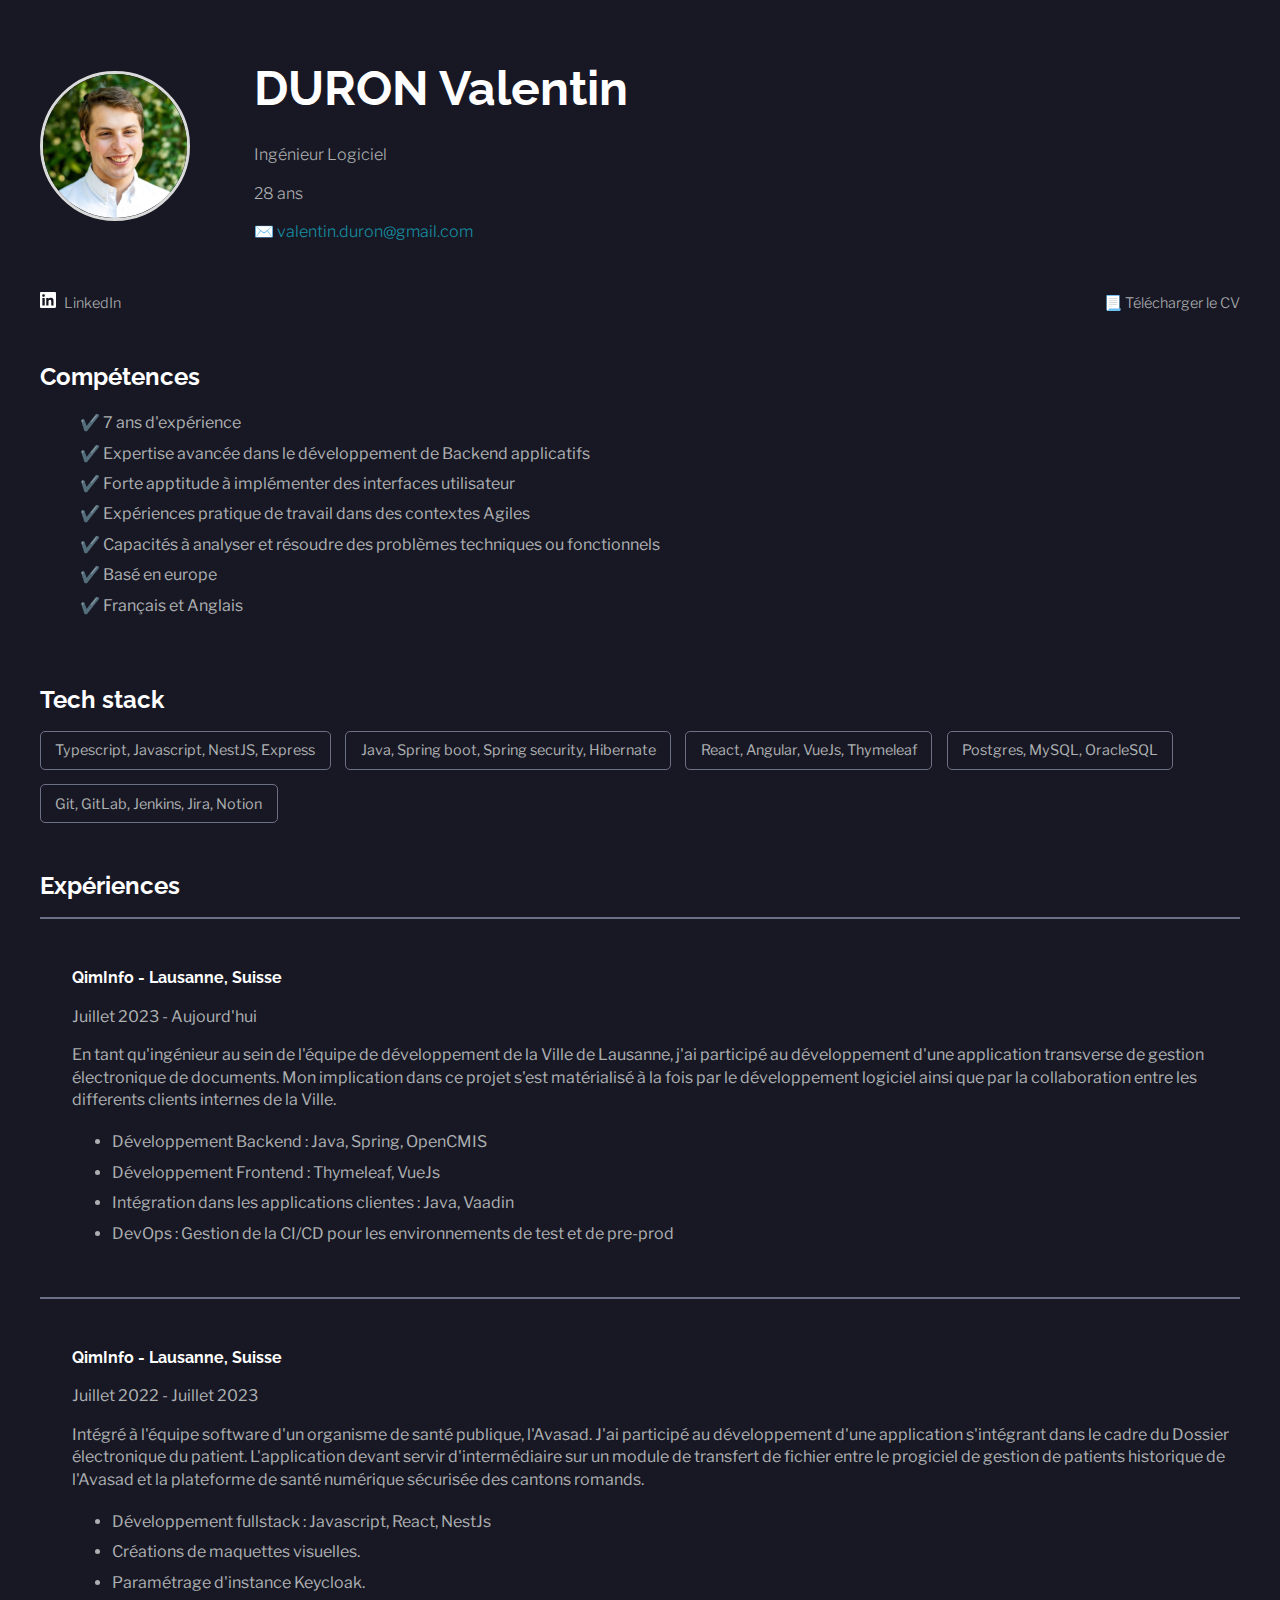
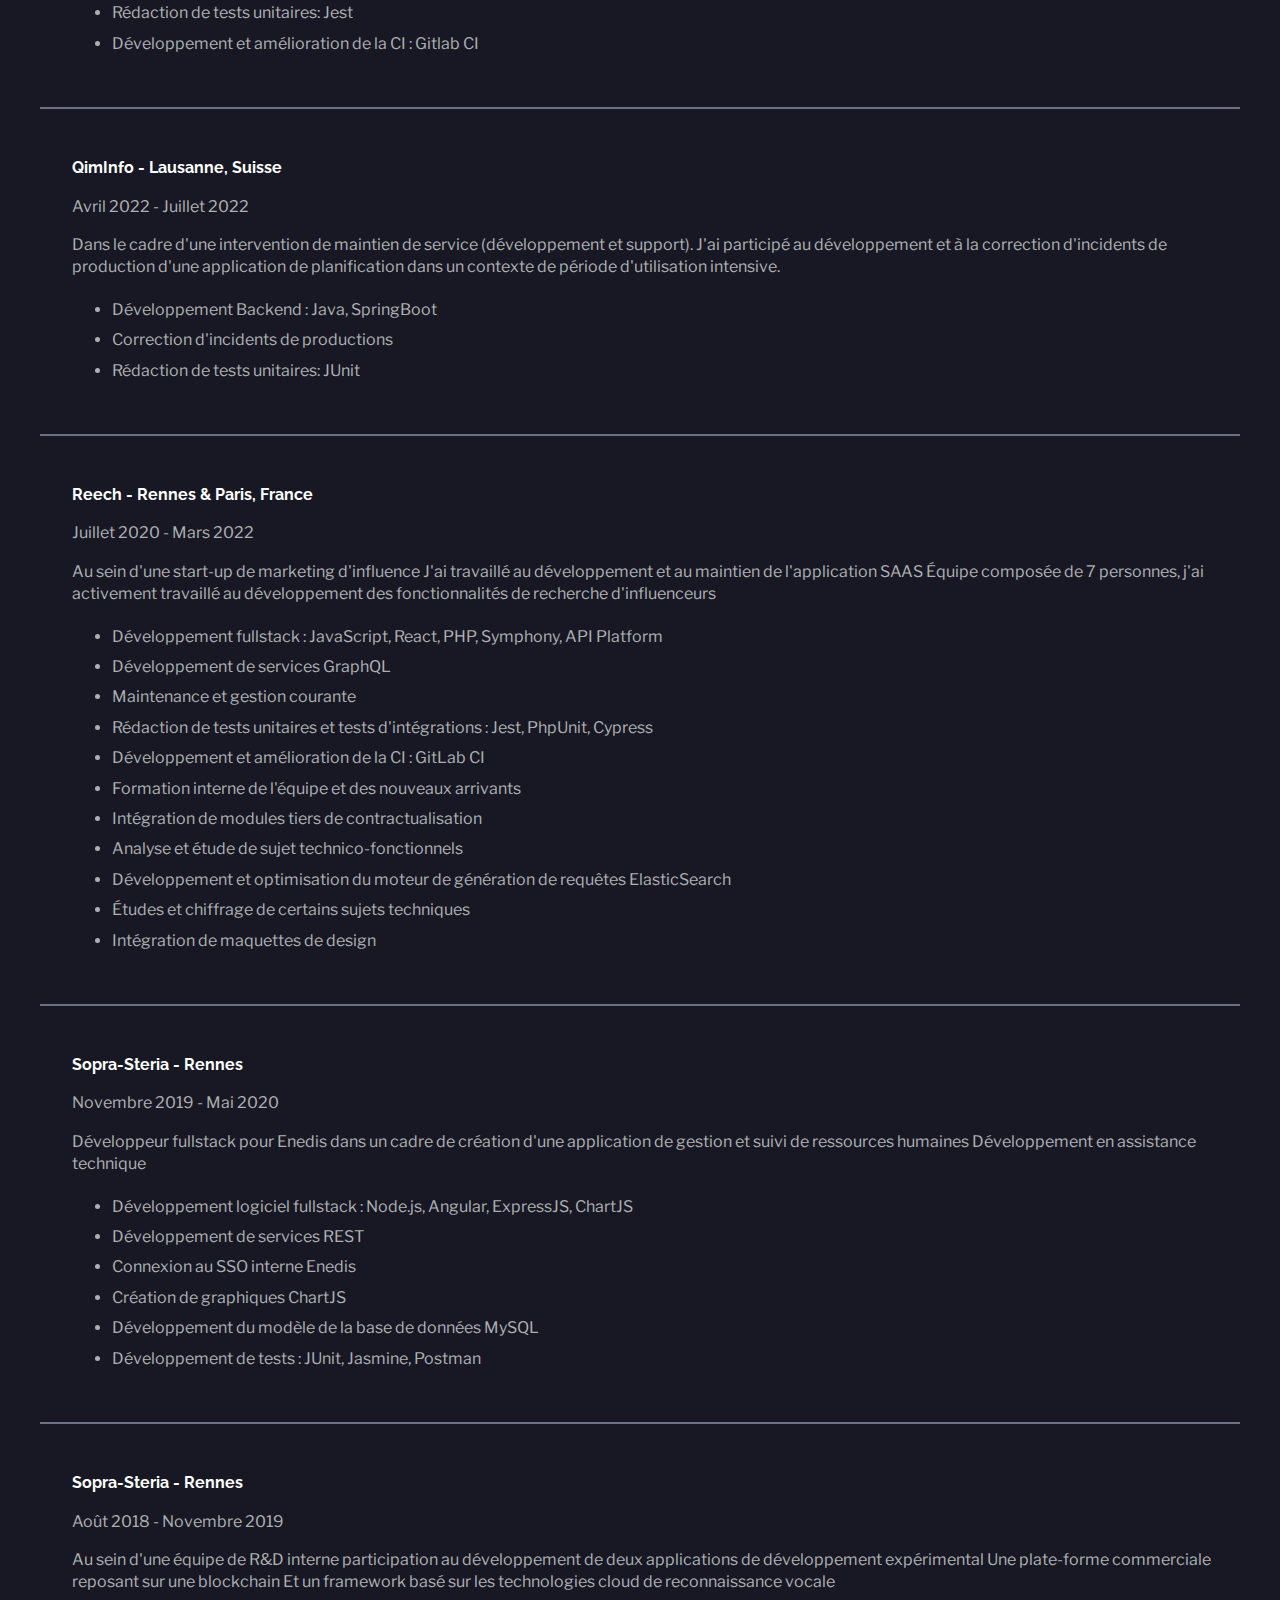
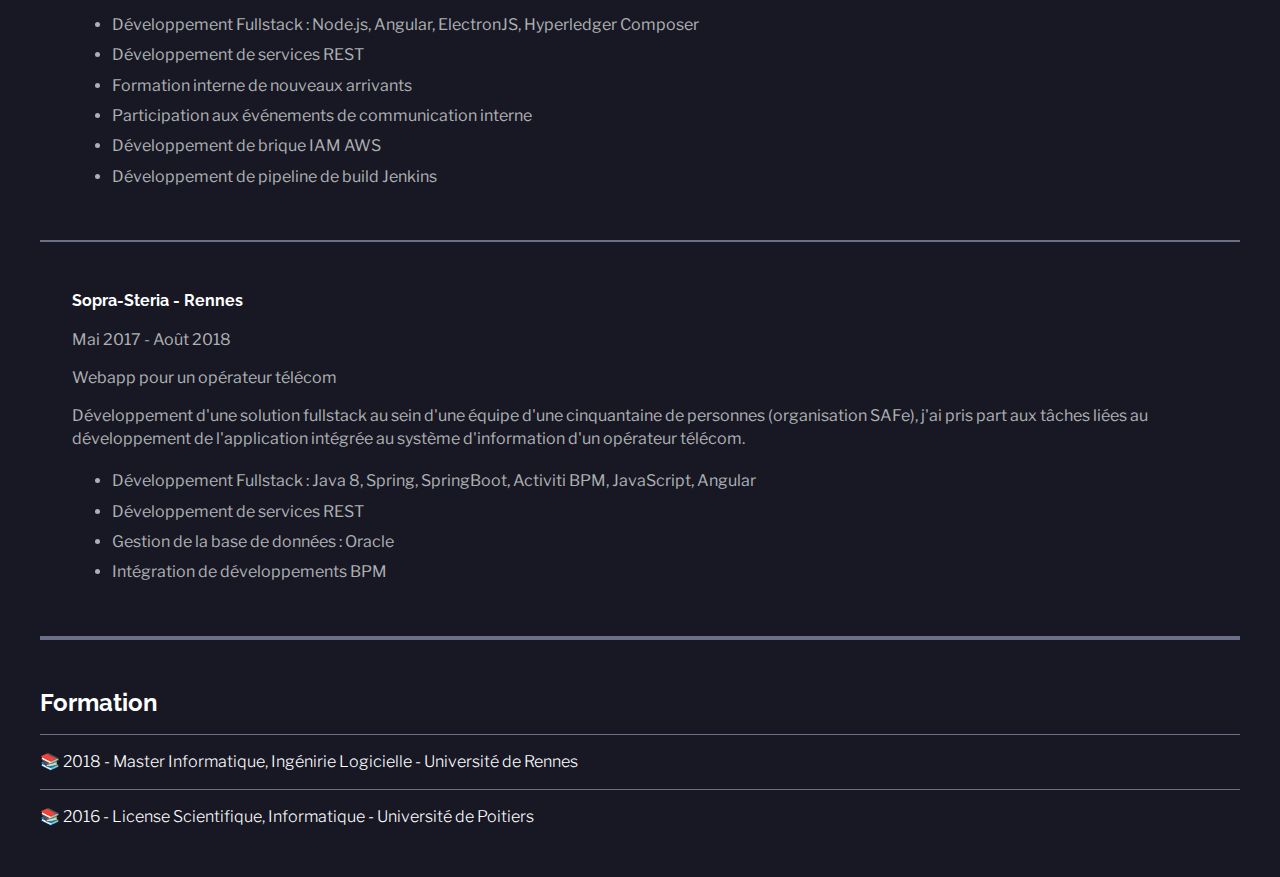
<file: index.html>
<!DOCTYPE html>
<html>
  <head>
    <meta charset="utf-8" />
    <meta http-equiv="X-UA-Compatible" content="IE=edge" />
    <meta name="description" content="" />
    <meta name="viewport" content="width=device-width, initial-scale=1" />
    <title>Valentin Duron</title>
    <link
      rel="icon"
      type="image/png"
      sizes="32x32"
      href="./assets/favicon-32x32.png"
    />
    <link rel="stylesheet" href="./styles/main.css" />
  </head>
  <body>
    <div id="container--main">
      <section id="wrapper--intro" class="section--page">
        <img id="profile-pic" src="./assets/profile.jpg" />
        <div>
          <h1 id="user-name">DURON Valentin</h1>
          <p id="bio">Ingénieur Logiciel</p>
          <p id="bio">28 ans</p>
          <p id="email">
            <a href="mailto:valentin.duron@gmail.com"
              >✉️ valentin.duron@gmail.com</a
            >
          </p>
        </div>
      </section>

      <section class="section--page">
        <div id="socials--list">
          <a href="https://www.linkedin.com/in/valentin-duron/" target="_blank">
            <img id="li-logo" src="./assets/li-logo.png" alt="LinkedIn" />
            LinkedIn</a
          >
          <a href="./assets/vduronCV.pdf" target="_blank"
            >📃 Télécharger le CV</a
          >
        </div>
      </section>

      <section class="section--page">
        <h2>Compétences</h2>
        <ul id="qualifications--list">
          <li>✔️ 7 ans d'expérience</li>
          <li>
            ✔️ Expertise avancée dans le développement de Backend applicatifs
          </li>
          <li>✔️ Forte apptitude à implémenter des interfaces utilisateur</li>
          <li>✔️ Expériences pratique de travail dans des contextes Agiles</li>
          <li>
            ✔️ Capacités à analyser et résoudre des problèmes techniques ou
            fonctionnels
          </li>
          <li>✔️ Basé en europe</li>
          <li>✔️ Français et Anglais</li>
        </ul>
      </section>

      <section id="print-page-1-end" class="section--page">
        <h2>Tech stack</h2>

        <div id="wrapper--techstack__items">
          <div class="card--techstack">
            <span>Typescript, Javascript, NestJS, Express</span>
          </div>
          <div class="card--techstack">
            <span>Java, Spring boot, Spring security, Hibernate</span>
          </div>
          <div class="card--techstack">
            <span>React, Angular, VueJs, Thymeleaf</span>
          </div>
          <div class="card--techstack">
            <span>Postgres, MySQL, OracleSQL</span>
          </div>
          <div class="card--techstack">
            <span>Git, GitLab, Jenkins, Jira, Notion</span>
          </div>
        </div>
      </section>

      <section id="work-history-wrapper" class="section--page">
        <h2>Expériences</h2>

        <div class="line-break"></div>
        <div class="card--work-history">
          <strong>QimInfo - Lausanne, Suisse</strong>
          <p>Juillet 2023 - Aujourd'hui</p>
          <p>
            En tant qu'ingénieur au sein de l'équipe de développement de la
            Ville de Lausanne, j'ai participé au développement d'une application
            transverse de gestion électronique de documents. Mon implication
            dans ce projet s'est matérialisé à la fois par le développement
            logiciel ainsi que par la collaboration entre les differents clients
            internes de la Ville.
          </p>
          <ul>
            <li>Développement Backend : Java, Spring, OpenCMIS</li>
            <li>Développement Frontend : Thymeleaf, VueJs</li>
            <li>Intégration dans les applications clientes : Java, Vaadin</li>
            <li>
              DevOps : Gestion de la CI/CD pour les environnements de test et de
              pre-prod
            </li>
          </ul>
        </div>

        <div class="line-break"></div>
        <div id="print-page-2-end" class="card--work-history">
          <strong>QimInfo - Lausanne, Suisse</strong>
          <p>Juillet 2022 - Juillet 2023</p>
          <p>
            Intégré à l'équipe software d'un organisme de santé publique,
            l'Avasad. J'ai participé au développement d'une application
            s'intégrant dans le cadre du Dossier électronique du patient.
            L'application devant servir d'intermédiaire sur un module de
            transfert de fichier entre le progiciel de gestion de patients
            historique de l'Avasad et la plateforme de santé numérique sécurisée
            des cantons romands.
          </p>
          <ul>
            <li>Développement fullstack : Javascript, React, NestJs</li>
            <li>Créations de maquettes visuelles.</li>
            <li>Paramétrage d'instance Keycloak.</li>
            <li>Rédaction de tests unitaires: Jest</li>
            <li>Développement et amélioration de la CI : Gitlab CI</li>
          </ul>
        </div>

        <div class="line-break"></div>
        <div id="print-page-3-start" class="card--work-history">
          <strong>QimInfo - Lausanne, Suisse</strong>
          <p>Avril 2022 - Juillet 2022</p>
          <p>
            Dans le cadre d'une intervention de maintien de service
            (développement et support). J'ai participé au développement et à la
            correction d'incidents de production d'une application de
            planification dans un contexte de période d'utilisation intensive.
          </p>
          <ul>
            <li>Développement Backend : Java, SpringBoot</li>
            <li>Correction d'incidents de productions</li>
            <li>Rédaction de tests unitaires: JUnit</li>
          </ul>
        </div>
        <div class="line-break"></div>

        <div id="print-page-3-end" class="card--work-history">
          <strong>Reech - Rennes & Paris, France</strong>
          <p>Juillet 2020 - Mars 2022</p>
          <p>
            Au sein d'une start-up de marketing d'influence J'ai travaillé au
            développement et au maintien de l'application SAAS Équipe composée
            de 7 personnes, j'ai activement travaillé au développement des
            fonctionnalités de recherche d'influenceurs
          </p>
          <ul>
            <li>
              Développement fullstack : JavaScript, React, PHP, Symphony, API
              Platform
            </li>
            <li>Développement de services GraphQL</li>
            <li>Maintenance et gestion courante</li>
            <li>
              Rédaction de tests unitaires et tests d'intégrations : Jest,
              PhpUnit, Cypress
            </li>
            <li>Développement et amélioration de la CI : GitLab CI</li>
            <li>Formation interne de l'équipe et des nouveaux arrivants</li>
            <li>Intégration de modules tiers de contractualisation</li>
            <li>Analyse et étude de sujet technico-fonctionnels</li>
            <li>
              Développement et optimisation du moteur de génération de requêtes
              ElasticSearch
            </li>
            <li>Études et chiffrage de certains sujets techniques</li>
            <li>Intégration de maquettes de design</li>
          </ul>
        </div>

        <div class="line-break"></div>

        <div id="print-page-4-start" class="card--work-history">
          <strong>Sopra-Steria - Rennes</strong>
          <p>Novembre 2019 - Mai 2020</p>
          <p>
            Développeur fullstack pour Enedis dans un cadre de création d'une
            application de gestion et suivi de ressources humaines Développement
            en assistance technique
          </p>
          <ul>
            <li>
              Développement logiciel fullstack : Node.js, Angular, ExpressJS,
              ChartJS
            </li>
            <li>Développement de services REST</li>
            <li>Connexion au SSO interne Enedis</li>
            <li>Création de graphiques ChartJS</li>
            <li>Développement du modèle de la base de données MySQL</li>
            <li>Développement de tests : JUnit, Jasmine, Postman</li>
          </ul>
        </div>

        <div class="line-break"></div>

        <div id="print-page-4-end" class="card--work-history">
          <strong>Sopra-Steria - Rennes</strong>
          <p>Août 2018 - Novembre 2019</p>
          <p>
            Au sein d'une équipe de R&D interne participation au développement
            de deux applications de développement expérimental Une plate-forme
            commerciale reposant sur une blockchain Et un framework basé sur les
            technologies cloud de reconnaissance vocale
          </p>
          <ul>
            <li>
              Développement Fullstack : Node.js, Angular, ElectronJS,
              Hyperledger Composer
            </li>
            <li>Développement de services REST</li>
            <li>Formation interne de nouveaux arrivants</li>
            <li>Participation aux événements de communication interne</li>
            <li>Développement de brique IAM AWS</li>
            <li>Développement de pipeline de build Jenkins</li>
          </ul>
        </div>

        <div class="line-break"></div>

        <div id="print-page-5-start" class="card--work-history">
          <strong>Sopra-Steria - Rennes</strong>
          <p>Mai 2017 - Août 2018</p>
          <p>Webapp pour un opérateur télécom</p>
          <p>
            Développement d'une solution fullstack au sein d'une équipe d'une
            cinquantaine de personnes (organisation SAFe), j'ai pris part aux
            tâches liées au développement de l'application intégrée au système
            d'information d'un opérateur télécom.
          </p>
          <ul>
            <li>
              Développement Fullstack : Java 8, Spring, SpringBoot, Activiti
              BPM, JavaScript, Angular
            </li>
            <li>Développement de services REST</li>
            <li>Gestion de la base de données : Oracle</li>
            <li>Intégration de développements BPM</li>
          </ul>
        </div>

        <div class="line-break"></div>

        <div class="line-break"></div>
      </section>

      <section class="section--page">
        <h2>Formation</h2>

        <div class="card--project">
          <a
            ><span>📚 </span>2018 - Master Informatique, Ingénirie Logicielle -
            Université de Rennes
          </a>
        </div>

        <div class="card--project">
          <a
            ><span>📚 </span>2016 - License Scientifique, Informatique -
            Université de Poitiers
          </a>
        </div>
      </section>
    </div>
  </body>
</html>
</file>
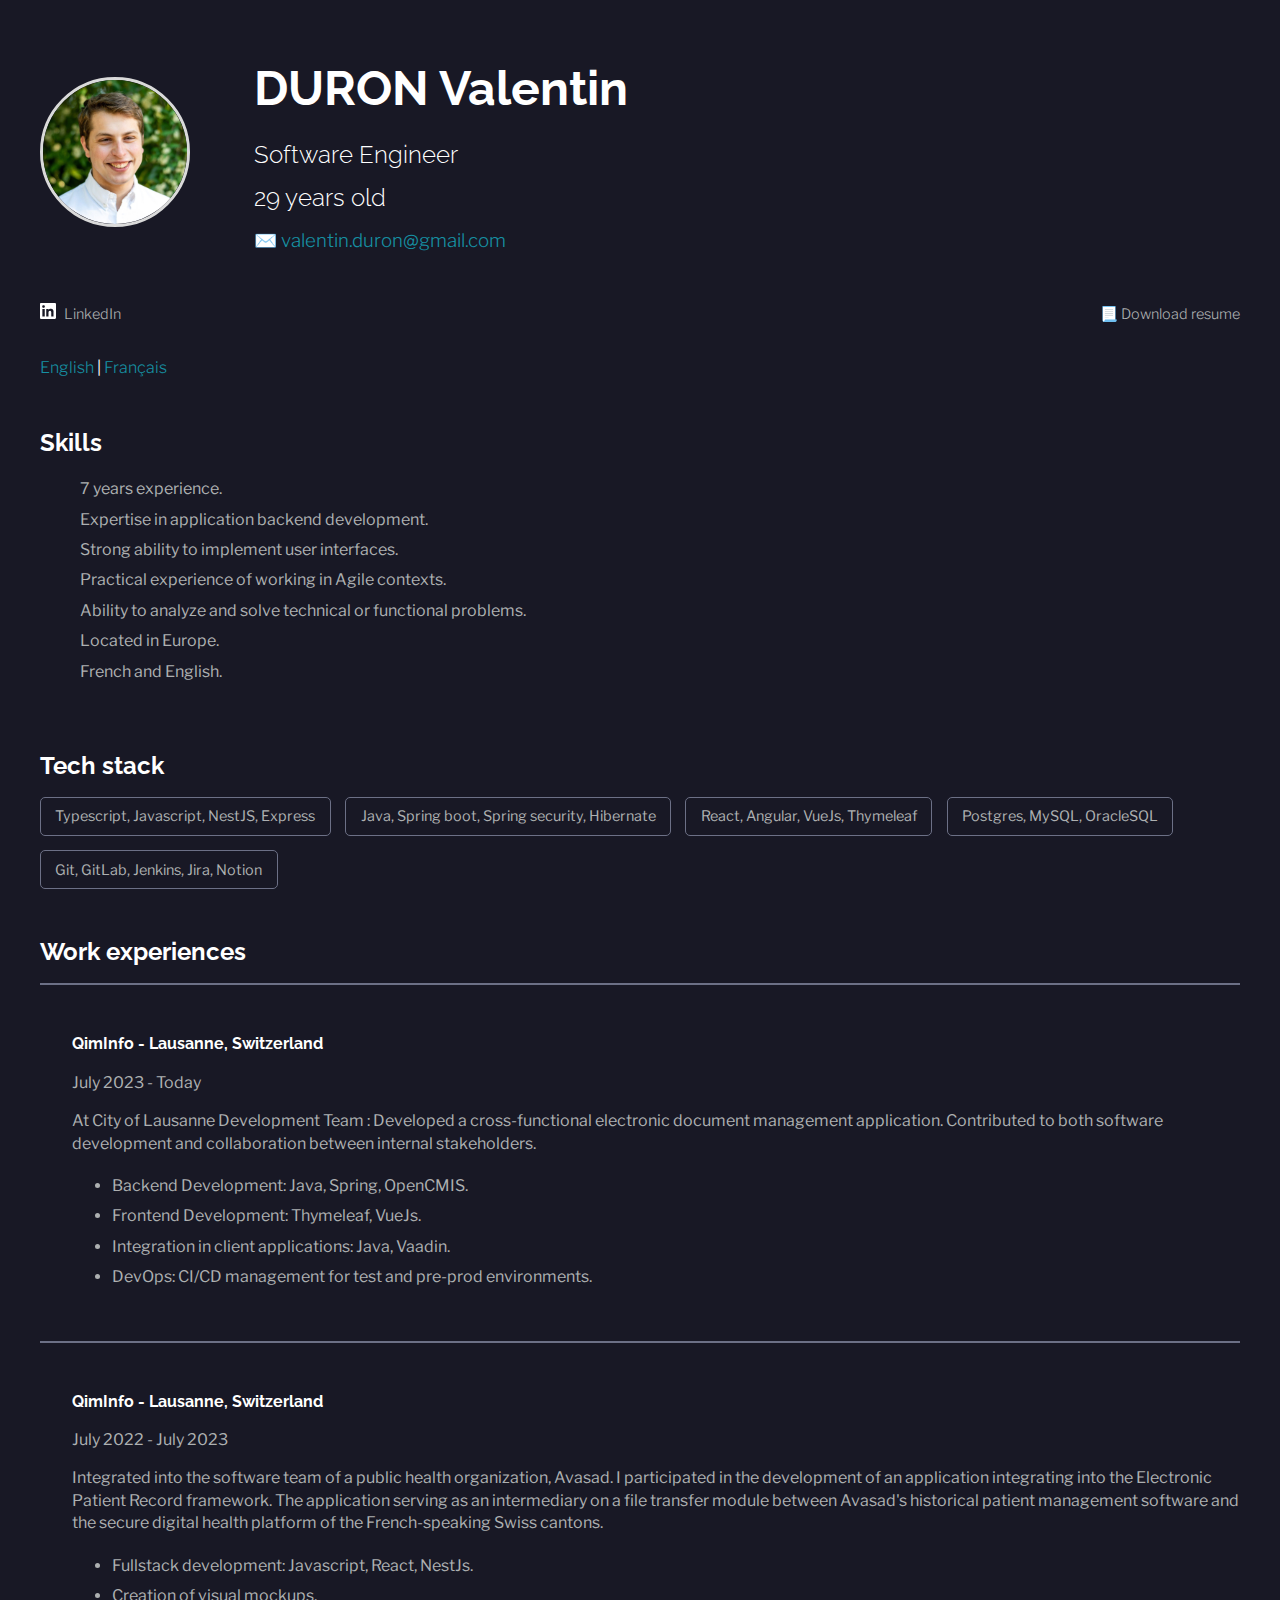
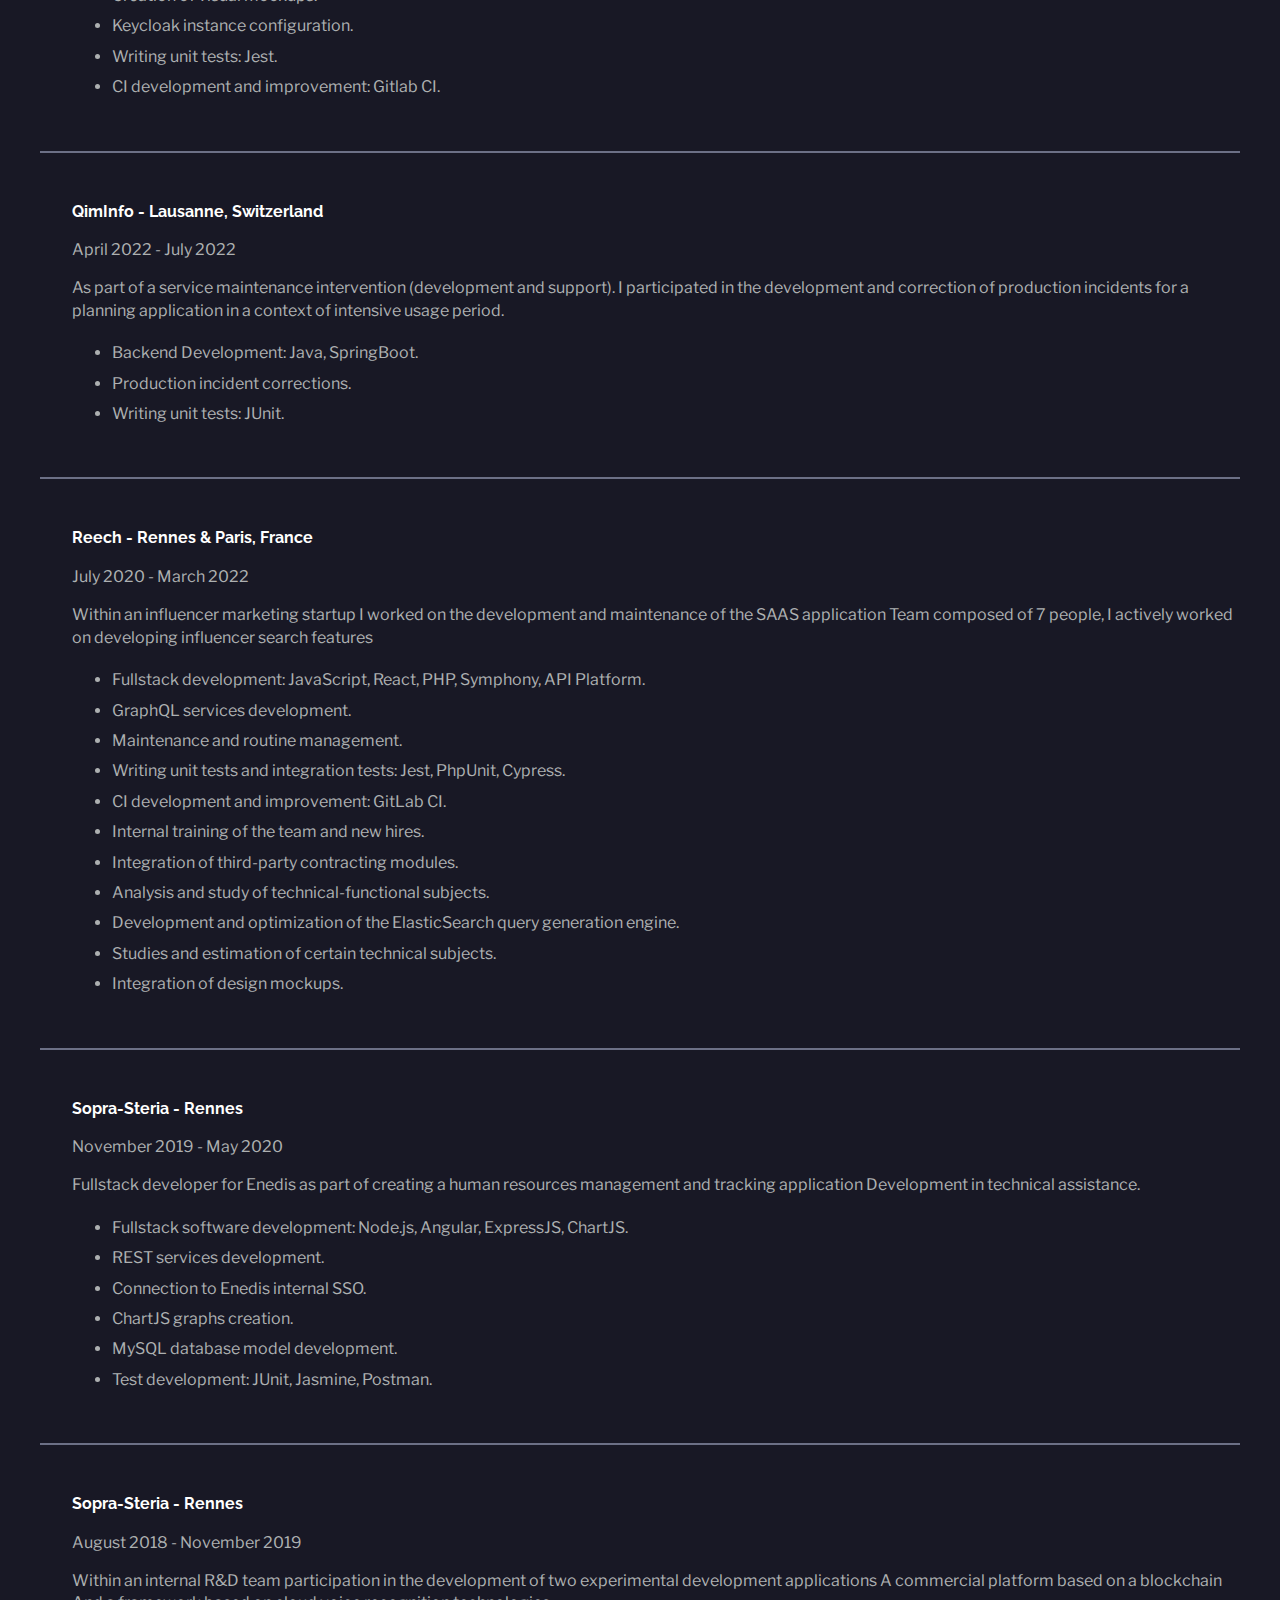
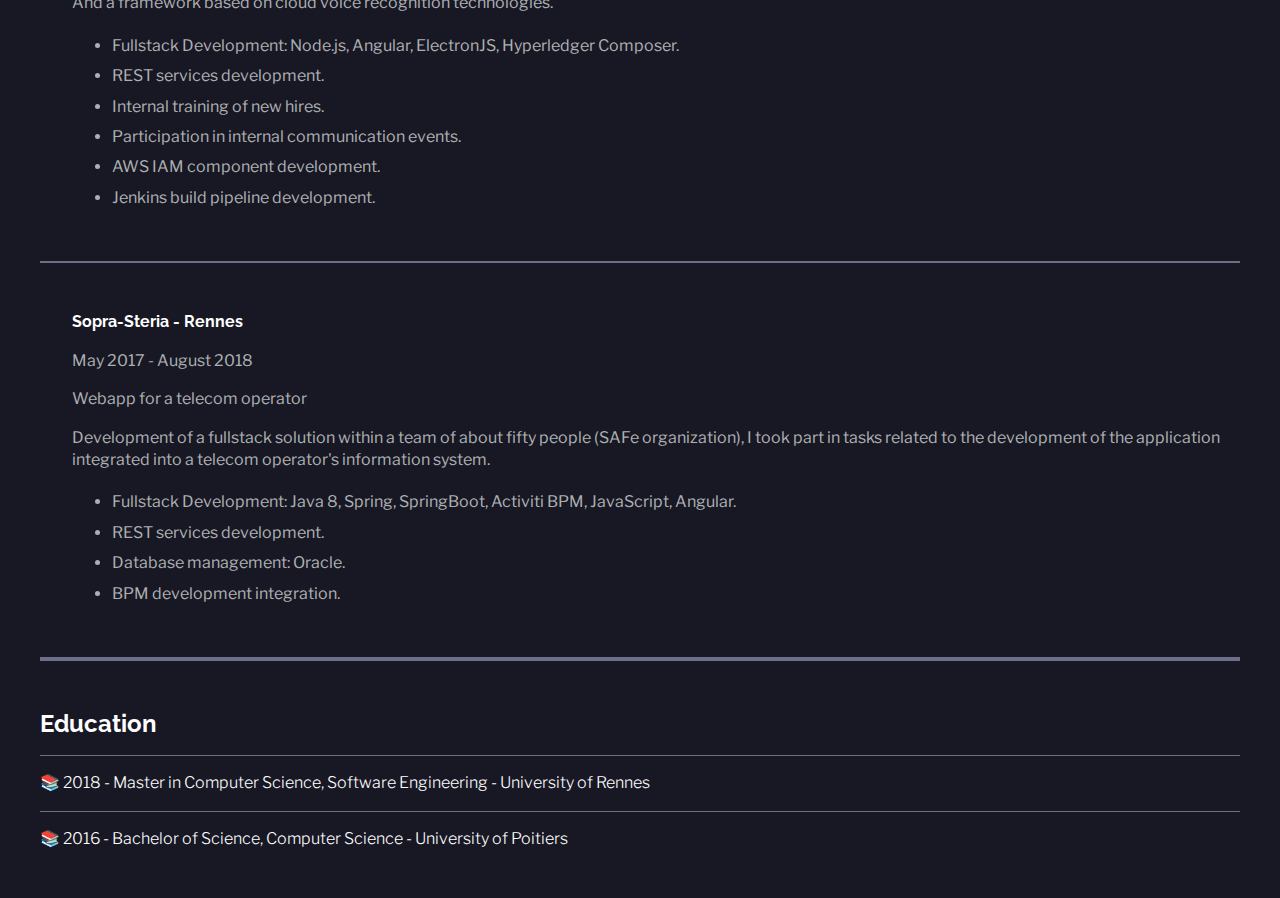
<file: en/index.html>
<!DOCTYPE html>
<html>
  <head>
    <meta charset="utf-8" />
    <meta http-equiv="X-UA-Compatible" content="IE=edge" />
    <meta name="description" content="" />
    <meta name="viewport" content="width=device-width, initial-scale=1" />
    <title>Valentin Duron</title>
    <link
      rel="icon"
      type="image/png"
      sizes="32x32"
      href="../assets/favicon-32x32.png"
    />
    <link rel="stylesheet" href="../styles/main.css" />
    <link rel="stylesheet" href="../styles/fr.css" />
  </head>
  <body>
    <div id="container--main">
      <section id="wrapper--intro" class="section--page">
        <img id="profile-pic" src="../assets/profile.jpg" />
        <div>
          <h1 id="user-name">DURON Valentin</h1>
          <h2 id="bio">Software Engineer</h2>
          <h2 id="bio">29 years old</h2>
          <h3 id="email">
            <a href="mailto:valentin.duron@gmail.com"
              >✉️ valentin.duron@gmail.com</a
            >
          </h3>
        </div>
      </section>

      <section class="section--page">
        <div id="socials--list">
          <a href="https://www.linkedin.com/in/valentin-duron/" target="_blank">
            <img id="li-logo" src="../assets/li-logo.png" alt="LinkedIn" />
            LinkedIn</a
          >
          <a href="../assets/vduronCV_EN.pdf" target="_blank"
            >📃 Download resume</a
          >
        </div>
      </section>

      <section class="section--page">
        <div id="languages--list">
          <a id="languages--selected" href="../en/">English</a> |
          <a href="../fr/">Français</a>
        </div>
      </section>

      <section class="section--page">
        <h2>Skills</h2>
        <ul id="qualifications--list">
          <li>7 years experience.</li>
          <li>Expertise in application backend development.</li>
          <li>Strong ability to implement user interfaces.</li>
          <li>Practical experience of working in Agile contexts.</li>
          <li>
            Ability to analyze and solve technical or functional problems.
          </li>
          <li>Located in Europe.</li>
          <li>French and English.</li>
        </ul>
      </section>

      <section id="print-page-1-end" class="section--page">
        <h2>Tech stack</h2>

        <div id="wrapper--techstack__items">
          <div class="card--techstack">
            <span>Typescript, Javascript, NestJS, Express</span>
          </div>
          <div class="card--techstack">
            <span>Java, Spring boot, Spring security, Hibernate</span>
          </div>
          <div class="card--techstack">
            <span>React, Angular, VueJs, Thymeleaf</span>
          </div>
          <div class="card--techstack">
            <span>Postgres, MySQL, OracleSQL</span>
          </div>
          <div class="card--techstack">
            <span>Git, GitLab, Jenkins, Jira, Notion</span>
          </div>
        </div>
      </section>

      <section id="work-history-wrapper" class="section--page">
        <h2>Work experiences</h2>

        <div class="line-break"></div>
        <div class="card--work-history">
          <strong>QimInfo - Lausanne, Switzerland</strong>
          <p>July 2023 - Today</p>
          <p>
            At City of Lausanne Development Team : Developed a cross-functional
            electronic document management application. Contributed to both
            software development and collaboration between internal
            stakeholders.
          </p>
          <ul>
            <li>Backend Development: Java, Spring, OpenCMIS.</li>
            <li>Frontend Development: Thymeleaf, VueJs.</li>
            <li>Integration in client applications: Java, Vaadin.</li>
            <li>
              DevOps: CI/CD management for test and pre-prod environments.
            </li>
          </ul>
        </div>

        <div class="line-break"></div>
        <div id="print-page-2-end" class="card--work-history">
          <strong>QimInfo - Lausanne, Switzerland</strong>
          <p>July 2022 - July 2023</p>
          <p>
            Integrated into the software team of a public health organization,
            Avasad. I participated in the development of an application
            integrating into the Electronic Patient Record framework. The
            application serving as an intermediary on a file transfer module
            between Avasad's historical patient management software and the
            secure digital health platform of the French-speaking Swiss cantons.
          </p>
          <ul>
            <li>Fullstack development: Javascript, React, NestJs.</li>
            <li>Creation of visual mockups.</li>
            <li>Keycloak instance configuration.</li>
            <li>Writing unit tests: Jest.</li>
            <li>CI development and improvement: Gitlab CI.</li>
          </ul>
        </div>

        <div class="line-break"></div>
        <div id="print-page-3-start" class="card--work-history">
          <strong>QimInfo - Lausanne, Switzerland</strong>
          <p>April 2022 - July 2022</p>
          <p>
            As part of a service maintenance intervention (development and
            support). I participated in the development and correction of
            production incidents for a planning application in a context of
            intensive usage period.
          </p>
          <ul>
            <li>Backend Development: Java, SpringBoot.</li>
            <li>Production incident corrections.</li>
            <li>Writing unit tests: JUnit.</li>
          </ul>
        </div>
        <div class="line-break"></div>

        <div id="print-page-3-end" class="card--work-history">
          <strong>Reech - Rennes & Paris, France</strong>
          <p>July 2020 - March 2022</p>
          <p>
            Within an influencer marketing startup I worked on the development
            and maintenance of the SAAS application Team composed of 7 people, I
            actively worked on developing influencer search features
          </p>
          <ul>
            <li>
              Fullstack development: JavaScript, React, PHP, Symphony, API
              Platform.
            </li>
            <li>GraphQL services development.</li>
            <li>Maintenance and routine management.</li>
            <li>
              Writing unit tests and integration tests: Jest, PhpUnit, Cypress.
            </li>
            <li>CI development and improvement: GitLab CI.</li>
            <li>Internal training of the team and new hires.</li>
            <li>Integration of third-party contracting modules.</li>
            <li>Analysis and study of technical-functional subjects.</li>
            <li>
              Development and optimization of the ElasticSearch query generation
              engine.
            </li>
            <li>Studies and estimation of certain technical subjects.</li>
            <li>Integration of design mockups.</li>
          </ul>
        </div>

        <div class="line-break"></div>

        <div id="print-page-4-start" class="card--work-history">
          <strong>Sopra-Steria - Rennes</strong>
          <p>November 2019 - May 2020</p>
          <p>
            Fullstack developer for Enedis as part of creating a human resources
            management and tracking application Development in technical
            assistance.
          </p>
          <ul>
            <li>
              Fullstack software development: Node.js, Angular, ExpressJS,
              ChartJS.
            </li>
            <li>REST services development.</li>
            <li>Connection to Enedis internal SSO.</li>
            <li>ChartJS graphs creation.</li>
            <li>MySQL database model development.</li>
            <li>Test development: JUnit, Jasmine, Postman.</li>
          </ul>
        </div>

        <div class="line-break"></div>

        <div id="print-page-4-end" class="card--work-history">
          <strong>Sopra-Steria - Rennes</strong>
          <p>August 2018 - November 2019</p>
          <p>
            Within an internal R&D team participation in the development of two
            experimental development applications A commercial platform based on
            a blockchain And a framework based on cloud voice recognition
            technologies.
          </p>
          <ul>
            <li>
              Fullstack Development: Node.js, Angular, ElectronJS, Hyperledger
              Composer.
            </li>
            <li>REST services development.</li>
            <li>Internal training of new hires.</li>
            <li>Participation in internal communication events.</li>
            <li>AWS IAM component development.</li>
            <li>Jenkins build pipeline development.</li>
          </ul>
        </div>

        <div class="line-break"></div>

        <div id="print-page-5-start" class="card--work-history">
          <strong>Sopra-Steria - Rennes</strong>
          <p>May 2017 - August 2018</p>
          <p>Webapp for a telecom operator</p>
          <p>
            Development of a fullstack solution within a team of about fifty
            people (SAFe organization), I took part in tasks related to the
            development of the application integrated into a telecom operator's
            information system.
          </p>
          <ul>
            <li>
              Fullstack Development: Java 8, Spring, SpringBoot, Activiti BPM,
              JavaScript, Angular.
            </li>
            <li>REST services development.</li>
            <li>Database management: Oracle.</li>
            <li>BPM development integration.</li>
          </ul>
        </div>

        <div class="line-break"></div>

        <div class="line-break"></div>
      </section>

      <section class="section--page">
        <h2>Education</h2>

        <div class="card--project">
          <a
            ><span>📚 </span>2018 - Master in Computer Science, Software
            Engineering - University of Rennes
          </a>
        </div>

        <div class="card--project">
          <a
            ><span>📚 </span>2016 - Bachelor of Science, Computer Science -
            University of Poitiers
          </a>
        </div>
      </section>
    </div>
  </body>
</html>
</file>
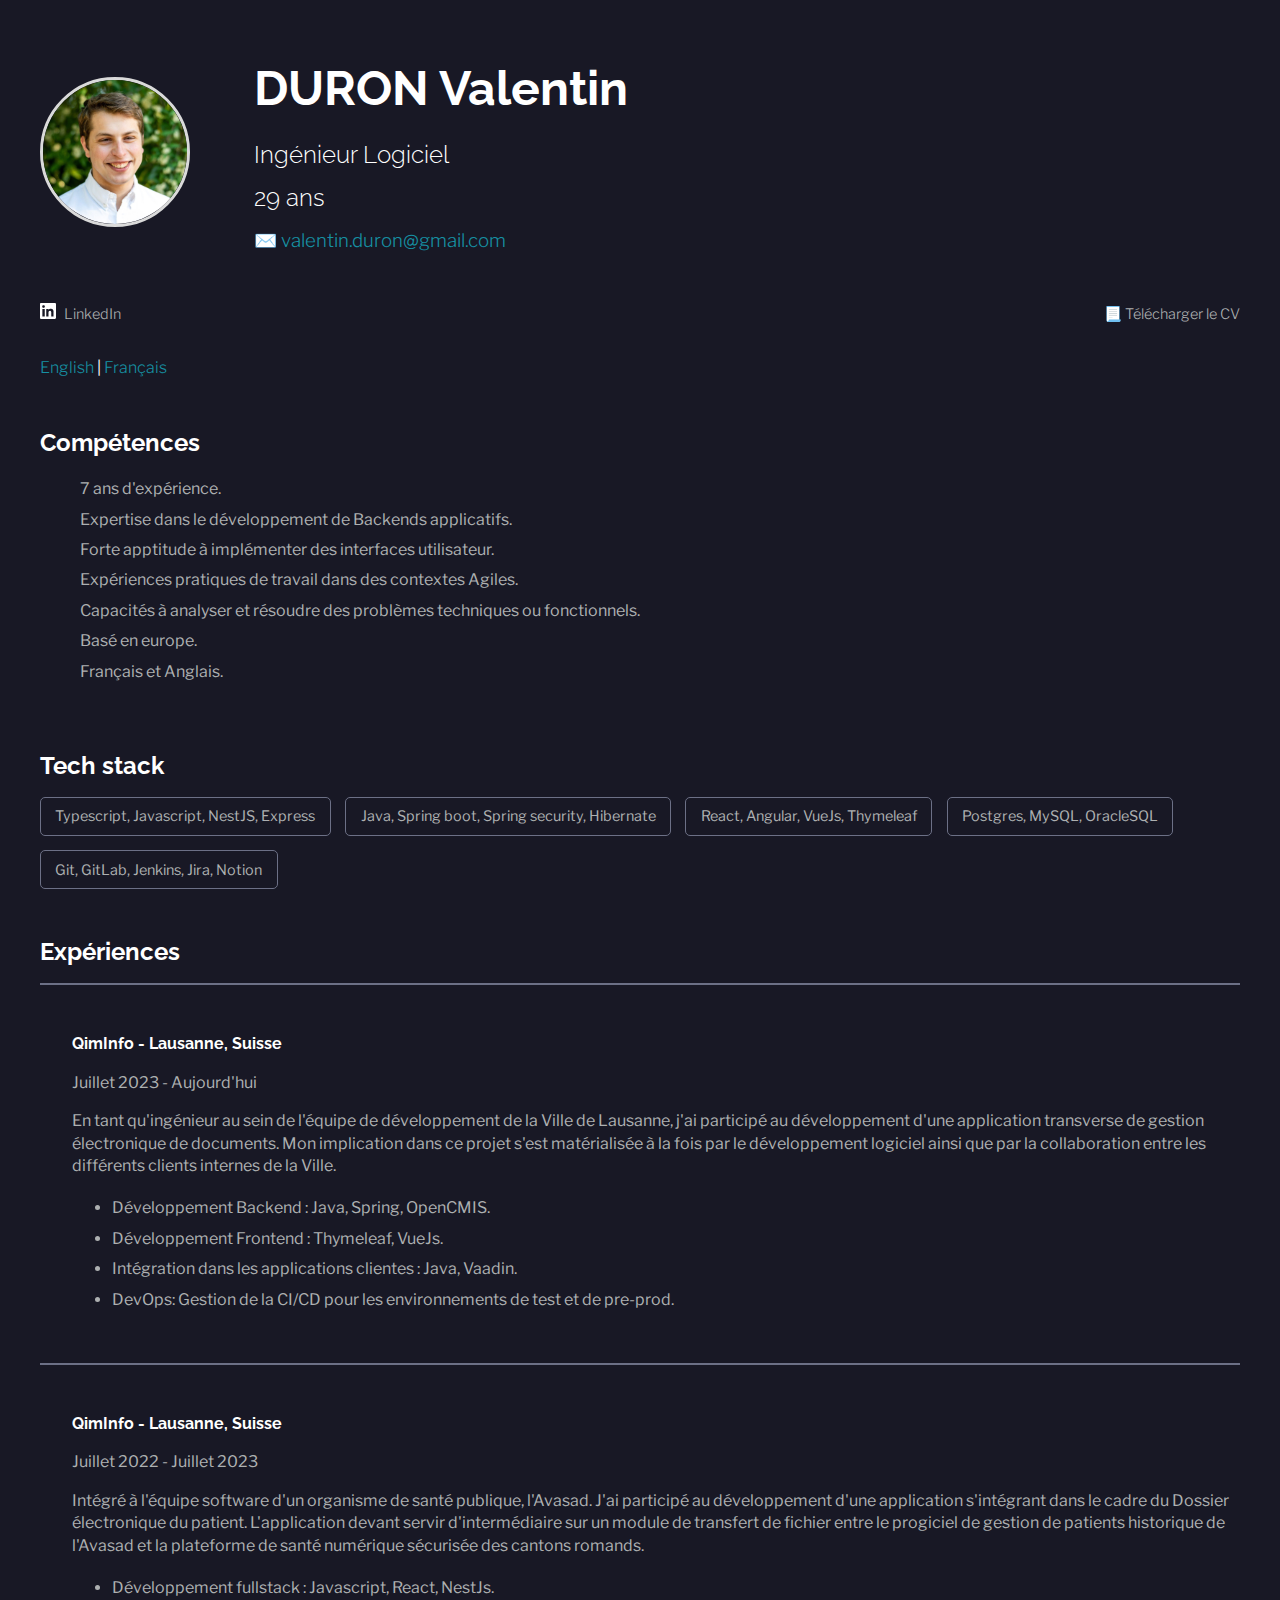
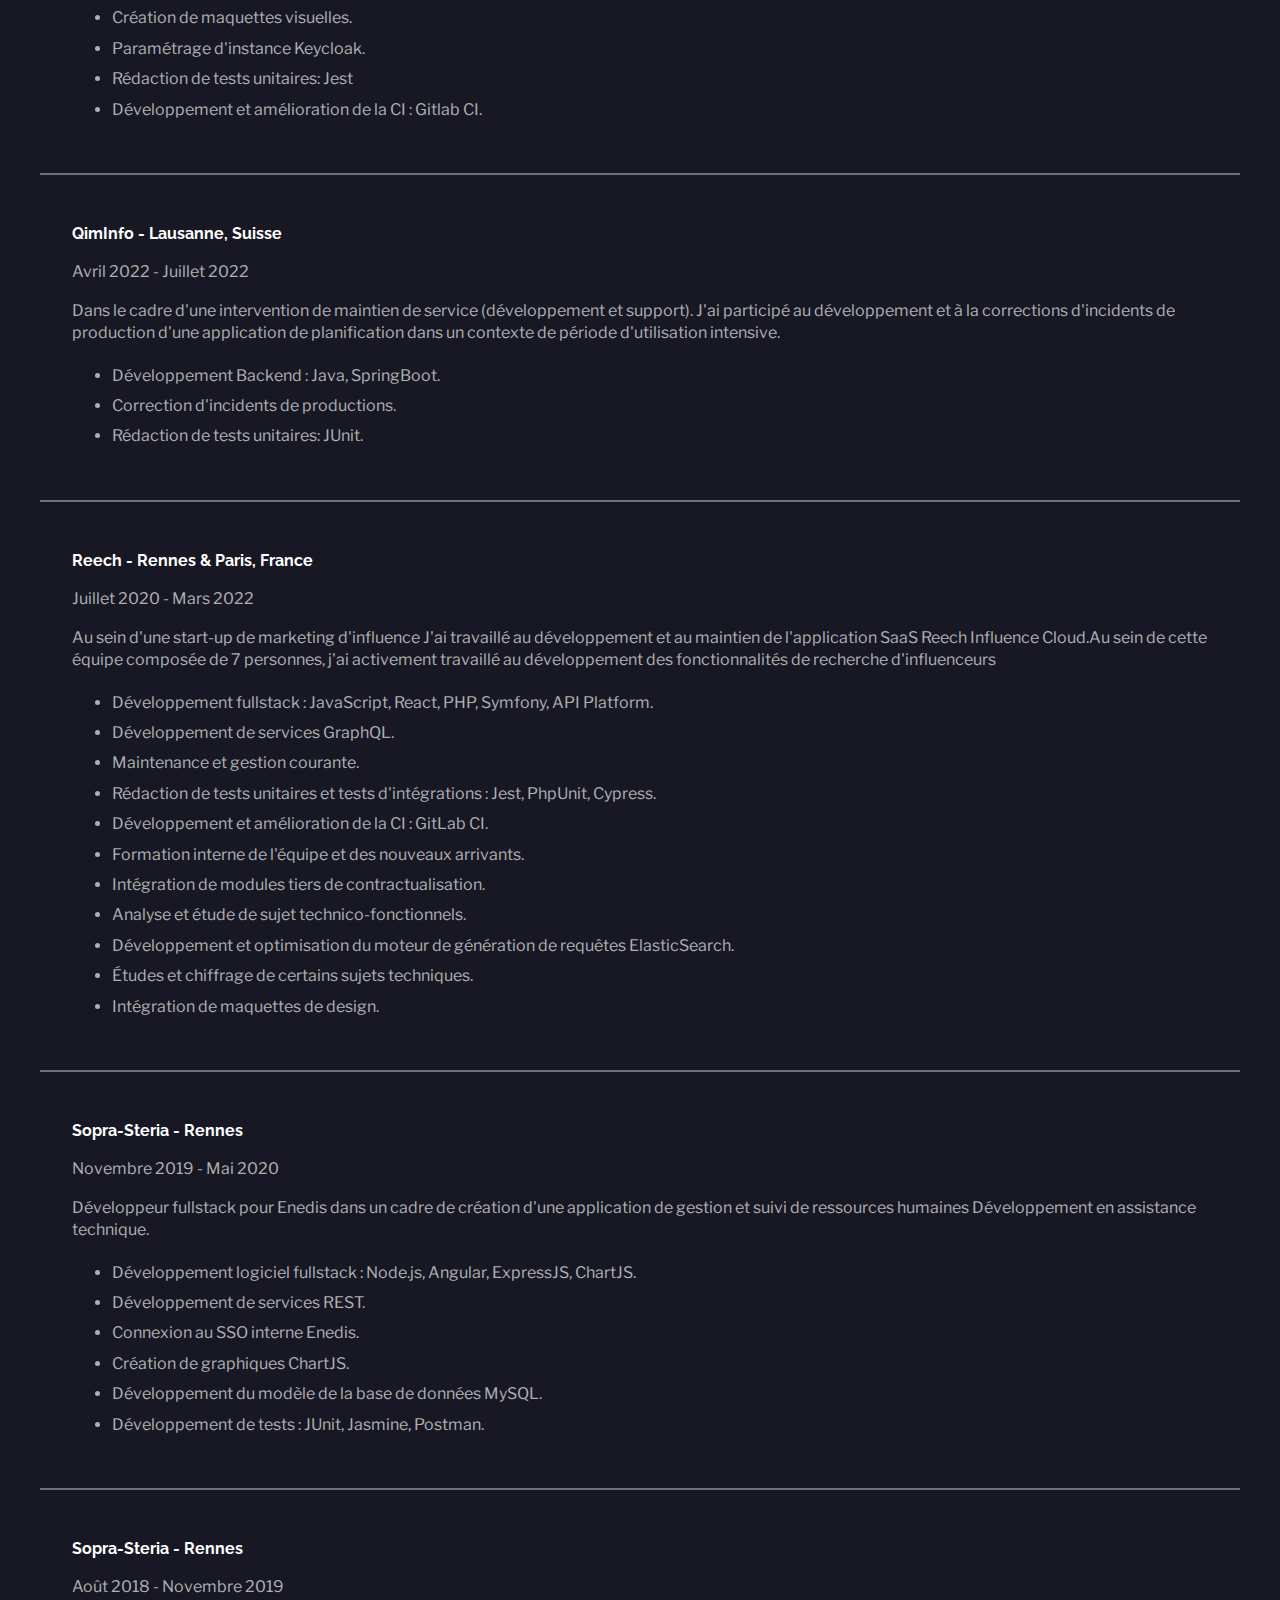
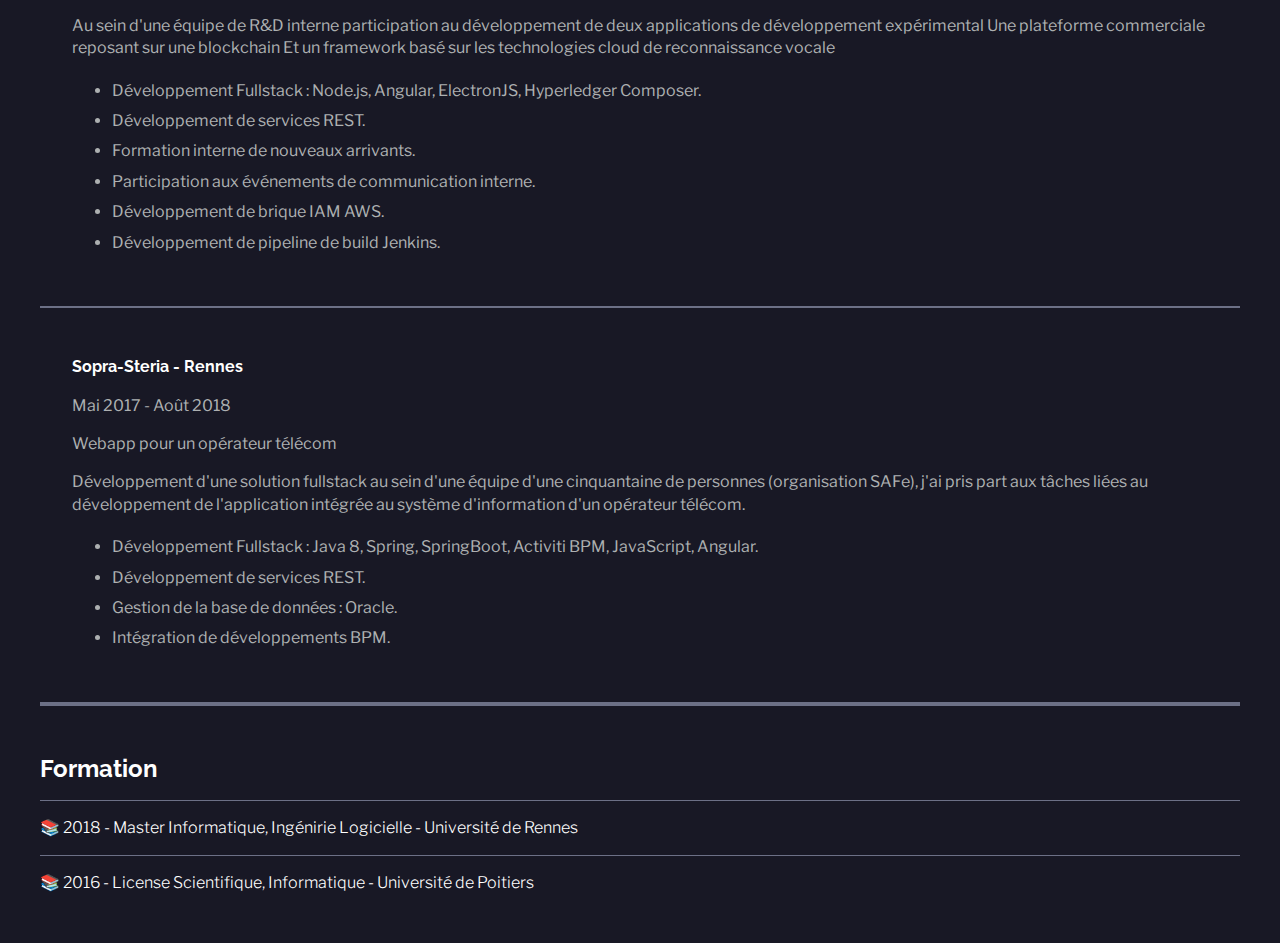
<file: fr/index.html>
<!DOCTYPE html>
<html>
  <head>
    <meta charset="utf-8" />
    <meta http-equiv="X-UA-Compatible" content="IE=edge" />
    <meta name="description" content="" />
    <meta name="viewport" content="width=device-width, initial-scale=1" />
    <title>Valentin Duron</title>
    <link
      rel="icon"
      type="image/png"
      sizes="32x32"
      href="../assets/favicon-32x32.png"
    />
    <link rel="stylesheet" href="../styles/main.css" />
    <link rel="stylesheet" href="../styles/fr.css" />
  </head>
  <body>
    <div id="container--main">
      <section id="wrapper--intro" class="section--page">
        <img id="profile-pic" src="../assets/profile.jpg" />
        <div>
          <h1 id="user-name">DURON Valentin</h1>
          <h2 id="bio">Ingénieur Logiciel</h2>
          <h2 id="bio">29 ans</h2>
          <h3 id="email">
            <a href="mailto:valentin.duron@gmail.com"
              >✉️ valentin.duron@gmail.com</a
            >
          </h3>
        </div>
      </section>

      <section class="section--page">
        <div id="socials--list">
          <a href="https://www.linkedin.com/in/valentin-duron/" target="_blank">
            <img id="li-logo" src="../assets/li-logo.png" alt="LinkedIn" />
            LinkedIn</a
          >
          <a href="../assets/vduronCV_FR.pdf" target="_blank"
            >📃 Télécharger le CV</a
          >
        </div>
      </section>

      <section class="section--page">
        <div id="languages--list">
          <a href="../en/">English</a> |
          <a id="languages--selected" href="../fr/">Français</a>
        </div>
      </section>

      <section class="section--page">
        <h2>Compétences</h2>
        <ul id="qualifications--list">
          <li>7 ans d'expérience.</li>
          <li>Expertise dans le développement de Backends applicatifs.</li>
          <li>Forte apptitude à implémenter des interfaces utilisateur.</li>
          <li>Expériences pratiques de travail dans des contextes Agiles.</li>
          <li>
            Capacités à analyser et résoudre des problèmes techniques ou
            fonctionnels.
          </li>
          <li>Basé en europe.</li>
          <li>Français et Anglais.</li>
        </ul>
      </section>

      <section id="print-page-1-end" class="section--page">
        <h2>Tech stack</h2>

        <div id="wrapper--techstack__items">
          <div class="card--techstack">
            <span>Typescript, Javascript, NestJS, Express</span>
          </div>
          <div class="card--techstack">
            <span>Java, Spring boot, Spring security, Hibernate</span>
          </div>
          <div class="card--techstack">
            <span>React, Angular, VueJs, Thymeleaf</span>
          </div>
          <div class="card--techstack">
            <span>Postgres, MySQL, OracleSQL</span>
          </div>
          <div class="card--techstack">
            <span>Git, GitLab, Jenkins, Jira, Notion</span>
          </div>
        </div>
      </section>

      <section id="work-history-wrapper" class="section--page">
        <h2>Expériences</h2>

        <div class="line-break"></div>
        <div class="card--work-history">
          <strong>QimInfo - Lausanne, Suisse</strong>
          <p>Juillet 2023 - Aujourd'hui</p>
          <p>
            En tant qu'ingénieur au sein de l'équipe de développement de la
            Ville de Lausanne, j'ai participé au développement d'une application
            transverse de gestion électronique de documents. Mon implication
            dans ce projet s'est matérialisée à la fois par le développement
            logiciel ainsi que par la collaboration entre les différents clients
            internes de la Ville.
          </p>
          <ul>
            <li>Développement Backend : Java, Spring, OpenCMIS.</li>
            <li>Développement Frontend : Thymeleaf, VueJs.</li>
            <li>Intégration dans les applications clientes : Java, Vaadin.</li>
            <li>
              DevOps: Gestion de la CI/CD pour les environnements de test et de
              pre-prod.
            </li>
          </ul>
        </div>

        <div class="line-break"></div>
        <div id="print-page-2-end" class="card--work-history">
          <strong>QimInfo - Lausanne, Suisse</strong>
          <p>Juillet 2022 - Juillet 2023</p>
          <p>
            Intégré à l'équipe software d'un organisme de santé publique,
            l'Avasad. J'ai participé au développement d'une application
            s'intégrant dans le cadre du Dossier électronique du patient.
            L'application devant servir d'intermédiaire sur un module de
            transfert de fichier entre le progiciel de gestion de patients
            historique de l'Avasad et la plateforme de santé numérique sécurisée
            des cantons romands.
          </p>
          <ul>
            <li>Développement fullstack : Javascript, React, NestJs.</li>
            <li>Création de maquettes visuelles.</li>
            <li>Paramétrage d'instance Keycloak.</li>
            <li>Rédaction de tests unitaires: Jest</li>
            <li>Développement et amélioration de la CI : Gitlab CI.</li>
          </ul>
        </div>

        <div class="line-break"></div>
        <div id="print-page-3-start" class="card--work-history">
          <strong>QimInfo - Lausanne, Suisse</strong>
          <p>Avril 2022 - Juillet 2022</p>
          <p>
            Dans le cadre d'une intervention de maintien de service
            (développement et support). J'ai participé au développement et à la
            corrections d'incidents de production d'une application de
            planification dans un contexte de période d'utilisation intensive.
          </p>
          <ul>
            <li>Développement Backend : Java, SpringBoot.</li>
            <li>Correction d'incidents de productions.</li>
            <li>Rédaction de tests unitaires: JUnit.</li>
          </ul>
        </div>
        <div class="line-break"></div>

        <div id="print-page-3-end" class="card--work-history">
          <strong>Reech - Rennes & Paris, France</strong>
          <p>Juillet 2020 - Mars 2022</p>
          <p>
            Au sein d'une start-up de marketing d'influence J'ai travaillé au
            développement et au maintien de l'application SaaS Reech Influence
            Cloud.Au sein de cette équipe composée de 7 personnes, j'ai
            activement travaillé au développement des fonctionnalités de
            recherche d'influenceurs
          </p>
          <ul>
            <li>
              Développement fullstack : JavaScript, React, PHP, Symfony, API
              Platform.
            </li>
            <li>Développement de services GraphQL.</li>
            <li>Maintenance et gestion courante.</li>
            <li>
              Rédaction de tests unitaires et tests d'intégrations : Jest,
              PhpUnit, Cypress.
            </li>
            <li>Développement et amélioration de la CI : GitLab CI.</li>
            <li>Formation interne de l'équipe et des nouveaux arrivants.</li>
            <li>Intégration de modules tiers de contractualisation.</li>
            <li>Analyse et étude de sujet technico-fonctionnels.</li>
            <li>
              Développement et optimisation du moteur de génération de requêtes
              ElasticSearch.
            </li>
            <li>Études et chiffrage de certains sujets techniques.</li>
            <li>Intégration de maquettes de design.</li>
          </ul>
        </div>

        <div class="line-break"></div>

        <div id="print-page-4-start" class="card--work-history">
          <strong>Sopra-Steria - Rennes</strong>
          <p>Novembre 2019 - Mai 2020</p>
          <p>
            Développeur fullstack pour Enedis dans un cadre de création d'une
            application de gestion et suivi de ressources humaines Développement
            en assistance technique.
          </p>
          <ul>
            <li>
              Développement logiciel fullstack : Node.js, Angular, ExpressJS,
              ChartJS.
            </li>
            <li>Développement de services REST.</li>
            <li>Connexion au SSO interne Enedis.</li>
            <li>Création de graphiques ChartJS.</li>
            <li>Développement du modèle de la base de données MySQL.</li>
            <li>Développement de tests : JUnit, Jasmine, Postman.</li>
          </ul>
        </div>

        <div class="line-break"></div>

        <div id="print-page-4-end" class="card--work-history">
          <strong>Sopra-Steria - Rennes</strong>
          <p>Août 2018 - Novembre 2019</p>
          <p>
            Au sein d'une équipe de R&D interne participation au développement
            de deux applications de développement expérimental Une plateforme
            commerciale reposant sur une blockchain Et un framework basé sur les
            technologies cloud de reconnaissance vocale
          </p>
          <ul>
            <li>
              Développement Fullstack : Node.js, Angular, ElectronJS,
              Hyperledger Composer.
            </li>
            <li>Développement de services REST.</li>
            <li>Formation interne de nouveaux arrivants.</li>
            <li>Participation aux événements de communication interne.</li>
            <li>Développement de brique IAM AWS.</li>
            <li>Développement de pipeline de build Jenkins.</li>
          </ul>
        </div>

        <div class="line-break"></div>

        <div id="print-page-5-start" class="card--work-history">
          <strong>Sopra-Steria - Rennes</strong>
          <p>Mai 2017 - Août 2018</p>
          <p>Webapp pour un opérateur télécom</p>
          <p>
            Développement d'une solution fullstack au sein d'une équipe d'une
            cinquantaine de personnes (organisation SAFe), j'ai pris part aux
            tâches liées au développement de l'application intégrée au système
            d'information d'un opérateur télécom.
          </p>
          <ul>
            <li>
              Développement Fullstack : Java 8, Spring, SpringBoot, Activiti
              BPM, JavaScript, Angular.
            </li>
            <li>Développement de services REST.</li>
            <li>Gestion de la base de données : Oracle.</li>
            <li>Intégration de développements BPM.</li>
          </ul>
        </div>

        <div class="line-break"></div>

        <div class="line-break"></div>
      </section>

      <section class="section--page">
        <h2>Formation</h2>

        <div class="card--project">
          <a
            ><span>📚 </span>2018 - Master Informatique, Ingénirie Logicielle -
            Université de Rennes
          </a>
        </div>

        <div class="card--project">
          <a
            ><span>📚 </span>2016 - License Scientifique, Informatique -
            Université de Poitiers
          </a>
        </div>
      </section>
    </div>
  </body>
</html>
</file>
<file: styles/main.css>
@import url("https://fonts.googleapis.com/css2?family=Libre+Franklin:ital,wght@0,100..900;1,100..900&family=Raleway:ital,wght@0,100..900;1,100..900&family=Readex+Pro:wght@160..700&display=swap");

:root {
  --mainTextColor-light: #000;
  --secondaryTextColor-light: rgb(51 51 51);
  --mainLinkColor-light: #0da2b8;
  --mainBorderColor-light: rgb(218, 218, 218);
  --mainBgColor-light: rgb(249, 250, 251);

  --mainTextColor-dark: #fff;
  --secondaryTextColor-dark: #adb0b1;
  --mainLinkColor-dark: #1690a3;
  --mainBorderColor-dark: #6c7086;
  --mainBgColor-dark: #181825;

  --mainTextColor: var(--mainTextColor-dark);
  --secondaryTextColor: var(--secondaryTextColor-dark);
  --mainLinkColor: var(--mainLinkColor-dark);
  --mainBorderColor: var(--mainBorderColor-dark);
  --mainBorderColorAlt: var(--mainBorderColor-light);
  --mainBgColor: var(--mainBgColor-dark);
}

* {
  /* font-family: "Readex Pro"; */
  font-family: "Libre Franklin";
  /* font-family: "Raleway"; */
  line-height: 1.4rem;
  box-sizing: border-box;
  color: var(--mainTextColor);
}

body {
  background-color: var(--mainBgColor);
  margin: 0;
}

h1,
h2,
h3,
h4,
h5,
h6,
strong {
  /* font-family: "Readex Pro"; */
  /* font-family: "Libre Franklin"; */
  font-family: "Raleway";
}

p,
span,
li {
  color: var(--secondaryTextColor);
  font-size: 1em;
}

a {
  text-decoration: none;
  color: var(--mainLinkColor);
  font-weight: 500;
}

li {
  line-height: 1.9em;
}

#container--main {
  /* max-width: 1000px; */
  /* margin: 0 auto; */
  padding: 1rem;
}

section {
  max-width: 1200px;
  margin: 0 auto;
}

.section--page {
  padding-top: 1em;
  padding-bottom: 1em;
}

#wrapper--intro {
  display: flex;
  align-items: center;
  gap: 4em;
}

#bio,
a {
  font-weight: 300;
}

#user-name {
  font-size: 48px;
  line-height: 1em;
}

#profile-pic {
  width: 150px;
  height: 150px;
  object-fit: cover;
  border-radius: 50%;
  border: 3px solid var(--mainBorderColorAlt);
}

#email {
  color: var(--mainTextColor);
}

#socials--list {
  display: flex;
  justify-content: space-between;
  column-gap: 1em;
  flex-wrap: wrap;
}

#socials--list a {
  font-weight: 300;
  color: var(--secondaryTextColor);
  font-size: 0.9em;
  transition: 0.3s;
}

#socials--list a:hover {
  font-weight: 100;
  color: var(--mainLinkColor);
  font-size: 0.9em;
}

#qualifications--list {
  list-style: none;
}

#wrapper--techstack__items {
  display: flex;
  flex-wrap: wrap;
  gap: 1em;
  font-size: 0.9em;
}

.card--techstack {
  border: 1px solid var(--mainBorderColor);
  border-radius: 5px;
  padding: 0.5em 1em;
  align-items: center;
}

.card--project {
  padding-top: 1em;
  padding-bottom: 1em;
  border-top: 1px solid var(--mainBorderColor);
}

.card--project a {
  color: var(--mainTextColor);

  transition: 0.3s;
}

.card--project a:hover {
  color: rgb(30, 190, 214);
}

.card--work-history {
  margin-top: 3em;
  margin-bottom: 3em;
  padding-left: 2em;
}

.line-break {
  background-color: var(--mainBorderColor);
  height: 2px;
}

#li-logo {
  height: 1rem;
  padding-right: 0.3rem;
}

@media (max-width: 600px) {
  .section--page {
    padding-top: 1em;
    padding-bottom: 1em;
  }

  #wrapper--intro {
    display: flex;
    align-items: center;
    gap: 1em;
  }

  #profile-pic {
    width: 200px;
    height: 200px;
  }

  #wrapper--intro {
    flex-direction: column;
  }

  .card--work-history {
    border-left: none;
    padding-left: 0;
  }
}

@media print {
  #url-bar {
    display: none;
  }
  @page {
    size: auto; /* auto is the initial value */
    margin: 0; /* this affects the margin in the printer settings */
  }
  #container--main {
    max-width: 800px;
    margin: 3rem;
  }

  #socials--list {
    display: none;
  }

  #work-history-wrapper {
    margin-top: 4rem;
    padding-top: 4rem;
  }

  #print-page-1-end {
    margin-bottom: 8rem;
  }

  #print-page-2-end {
    margin-bottom: 10rem;
  }

  #print-page-3-start {
    padding-top: 3rem;
  }

  #print-page-3-end {
    margin-bottom: 6rem;
  }

  #print-page-4-start {
    padding-top: 3rem;
  }

  #print-page-4-end {
    margin-bottom: 12rem;
  }

  #print-page-5-start {
    padding-top: 3rem;
  }
}
</file>
<file: styles/fr.css>
@media print {
  #print-page-1-end {
    margin-bottom: 10rem;
  }

  #print-page-2-end {
    margin-bottom: 14rem;
  }

  #print-page-3-start {
    padding-top: 3rem;
  }

  #print-page-3-end {
    margin-bottom: 6rem;
  }

  #print-page-4-start {
    padding-top: 5rem;
  }

  #print-page-4-end {
    margin-bottom: 12rem;
  }

  #print-page-5-start {
    padding-top: 5rem;
  }
}
</file>
